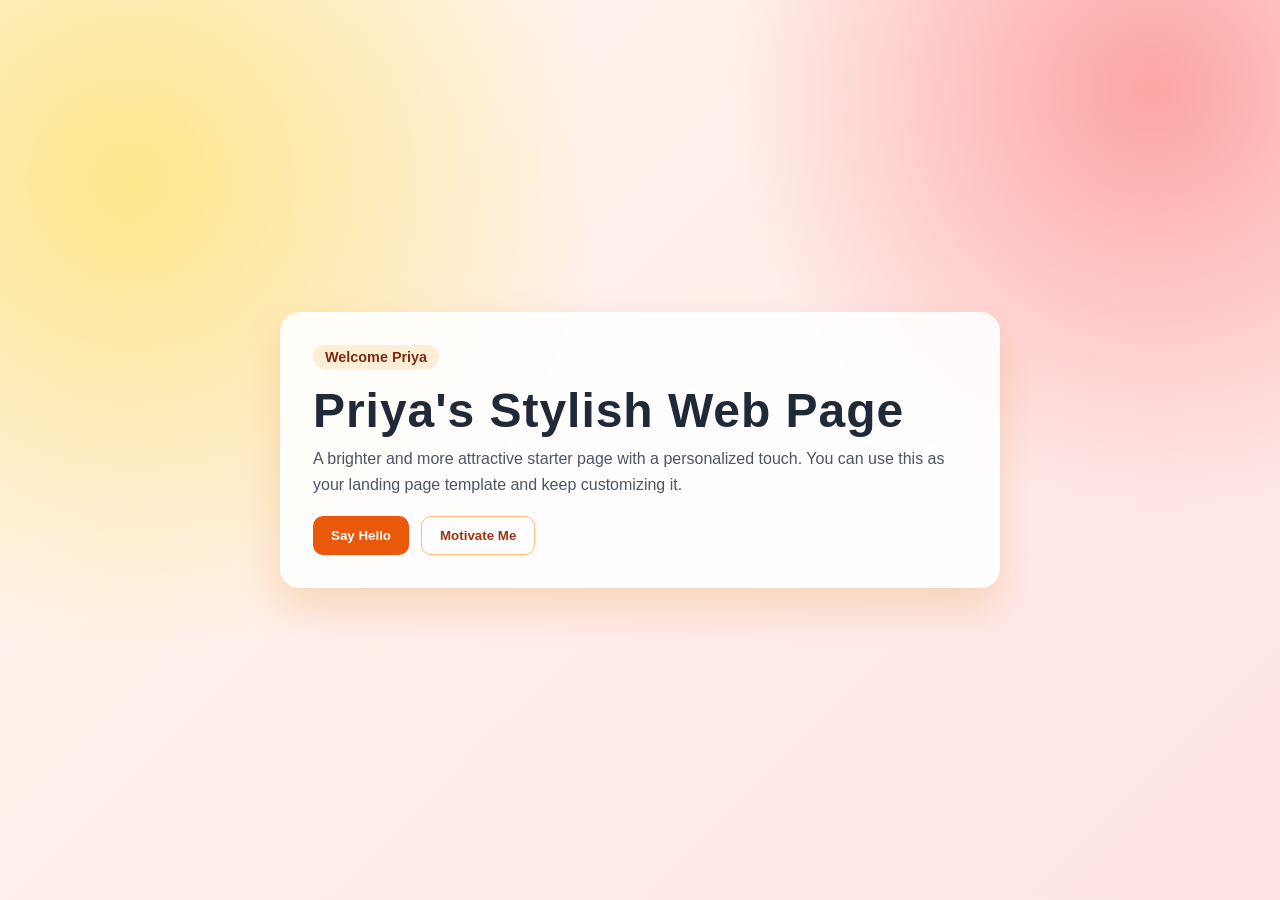
<file: Docker/index.html>
<!DOCTYPE html>
<html lang="en">
<head>
	<meta charset="UTF-8" />
	<meta name="viewport" content="width=device-width, initial-scale=1.0" />
	<title>Priya's Landing Page</title>
	<style>
		:root {
			--bg-1: #fff7ed;
			--bg-2: #fde68a;
			--bg-3: #fca5a5;
			--card: rgba(255, 255, 255, 0.88);
			--text: #1f2937;
			--muted: #4b5563;
			--accent: #ea580c;
			--accent-2: #dc2626;
		}

		* {
			box-sizing: border-box;
		}

		body {
			margin: 0;
			min-height: 100vh;
			display: flex;
			align-items: center;
			justify-content: center;
			padding: 24px;
			font-family: "Trebuchet MS", "Segoe UI", Tahoma, sans-serif;
			color: var(--text);
			background: radial-gradient(circle at 10% 20%, var(--bg-2), transparent 35%),
				radial-gradient(circle at 90% 10%, var(--bg-3), transparent 30%),
				linear-gradient(135deg, var(--bg-1), #ffe4e6);
		}

		.panel {
			width: min(720px, 100%);
			background: var(--card);
			border: 1px solid rgba(255, 255, 255, 0.6);
			backdrop-filter: blur(6px);
			border-radius: 20px;
			padding: 32px;
			box-shadow: 0 20px 40px rgba(217, 119, 6, 0.2);
		}

		h1 {
			margin: 0 0 8px;
			font-size: clamp(2rem, 4vw, 3rem);
			letter-spacing: 0.02em;
		}

		p {
			margin: 0 0 18px;
			line-height: 1.6;
			color: var(--muted);
		}

		.name {
			display: inline-block;
			padding: 4px 12px;
			margin-bottom: 14px;
			border-radius: 999px;
			font-size: 0.9rem;
			font-weight: 700;
			color: #7c2d12;
			background: #ffedd5;
		}

		.actions {
			display: flex;
			gap: 12px;
			flex-wrap: wrap;
		}

		button {
			border: 0;
			border-radius: 10px;
			padding: 11px 18px;
			font-weight: 600;
			color: #fff;
			background: var(--accent);
			cursor: pointer;
			transition: transform 0.2s ease, box-shadow 0.2s ease, background 0.2s ease;
		}

		button:hover {
			transform: translateY(-2px);
			box-shadow: 0 10px 20px rgba(234, 88, 12, 0.28);
			background: var(--accent-2);
		}

		.outline {
			background: transparent;
			color: #9a3412;
			border: 1px solid #fdba74;
		}

		.outline:hover {
			background: #fff7ed;
			box-shadow: none;
		}

		@media (max-width: 640px) {
			.panel {
				padding: 24px;
				border-radius: 16px;
			}

			h1 {
				font-size: 1.8rem;
			}
		}
	</style>
</head>
<body>
	<main class="panel">
		<div class="name">Welcome Priya</div>
		<h1>Priya's Stylish Web Page</h1>
		<p>
			A brighter and more attractive starter page with a personalized touch.
			You can use this as your landing page template and keep customizing it.
		</p>
		<div class="actions">
			<button onclick="alert('Hello Priya! Great to see your page live.')">Say Hello</button>
			<button class="outline" onclick="alert('Keep building, Priya!')">Motivate Me</button>
		</div>
	</main>
</body>
</html>
</file>
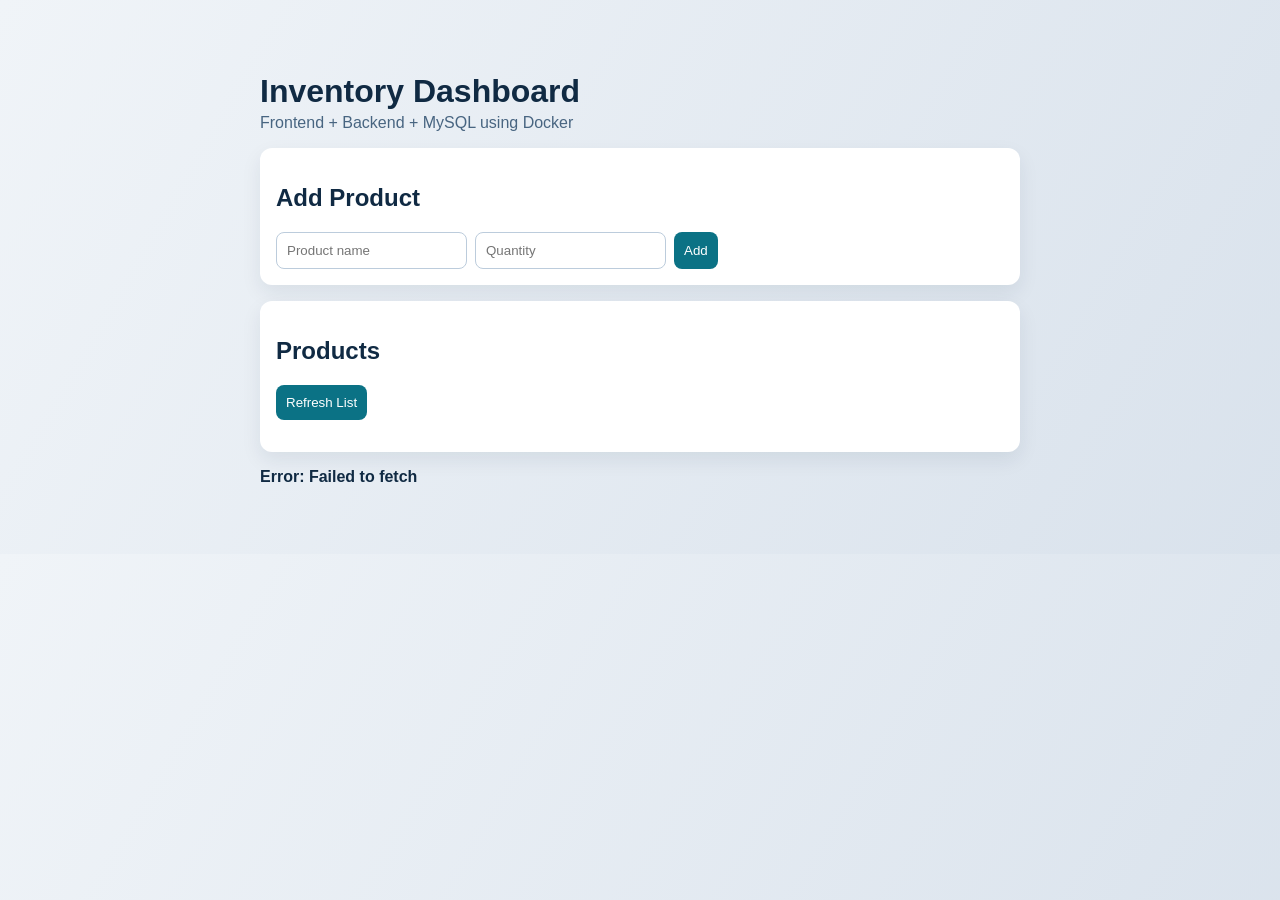
<file: assignment1/frontend/index.html>
<!DOCTYPE html>
<html lang="en">
  <head>
    <meta charset="UTF-8" />
    <meta name="viewport" content="width=device-width, initial-scale=1.0" />
    <title>Assignment 1 App</title>
    <link rel="stylesheet" href="styles.css" />
  </head>
  <body>
    <main class="container">
      <h1>Inventory Dashboard</h1>
      <p class="subtitle">Frontend + Backend + MySQL using Docker</p>

      <section class="panel">
        <h2>Add Product</h2>
        <form id="product-form">
          <input id="name" type="text" placeholder="Product name" required />
          <input id="quantity" type="number" min="0" placeholder="Quantity" required />
          <button type="submit">Add</button>
        </form>
      </section>

      <section class="panel">
        <h2>Products</h2>
        <button id="refresh">Refresh List</button>
        <ul id="product-list"></ul>
      </section>

      <p id="status"></p>
    </main>

    <script src="app.js"></script>
  </body>
</html>
</file>
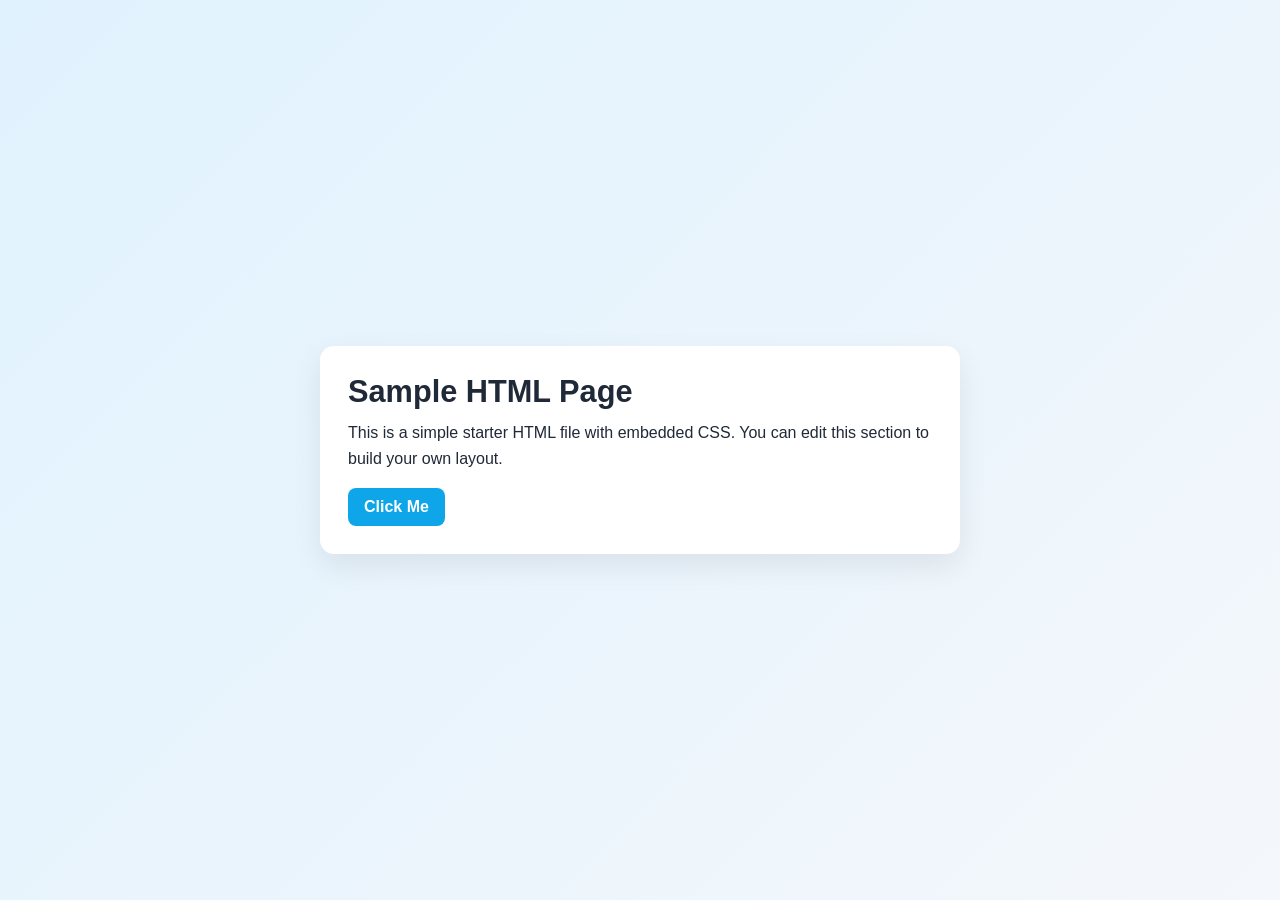
<file: sample.html>
<!DOCTYPE html>
<html lang="en">
<head>
  <meta charset="UTF-8" />
  <meta name="viewport" content="width=device-width, initial-scale=1.0" />
  <title>Sample Page</title>
  <style>
    :root {
      --bg: #f4f7fb;
      --card: #ffffff;
      --text: #1f2937;
      --accent: #0ea5e9;
    }

    * {
      box-sizing: border-box;
    }

    body {
      margin: 0;
      font-family: "Segoe UI", Tahoma, Geneva, Verdana, sans-serif;
      background: linear-gradient(135deg, #e0f2fe, var(--bg));
      color: var(--text);
      min-height: 100vh;
      display: grid;
      place-items: center;
      padding: 24px;
    }

    .card {
      width: min(640px, 100%);
      background: var(--card);
      border-radius: 14px;
      padding: 28px;
      box-shadow: 0 12px 30px rgba(0, 0, 0, 0.08);
    }

    h1 {
      margin-top: 0;
      margin-bottom: 10px;
      font-size: clamp(1.6rem, 2.4vw, 2.2rem);
    }

    p {
      margin: 0 0 16px;
      line-height: 1.6;
    }

    .btn {
      display: inline-block;
      padding: 10px 16px;
      border-radius: 8px;
      background: var(--accent);
      color: #fff;
      text-decoration: none;
      font-weight: 600;
      transition: transform 0.15s ease, box-shadow 0.15s ease;
    }

    .btn:hover {
      transform: translateY(-1px);
      box-shadow: 0 8px 16px rgba(14, 165, 233, 0.3);
    }
  </style>
</head>
<body>
  <main class="card">
    <h1>Sample HTML Page</h1>
    <p>
      This is a simple starter HTML file with embedded CSS. You can edit this
      section to build your own layout.
    </p>
    <a class="btn" href="#" onclick="alert('Hello from sample.html!')">Click Me</a>
  </main>
</body>
</html>
</file>
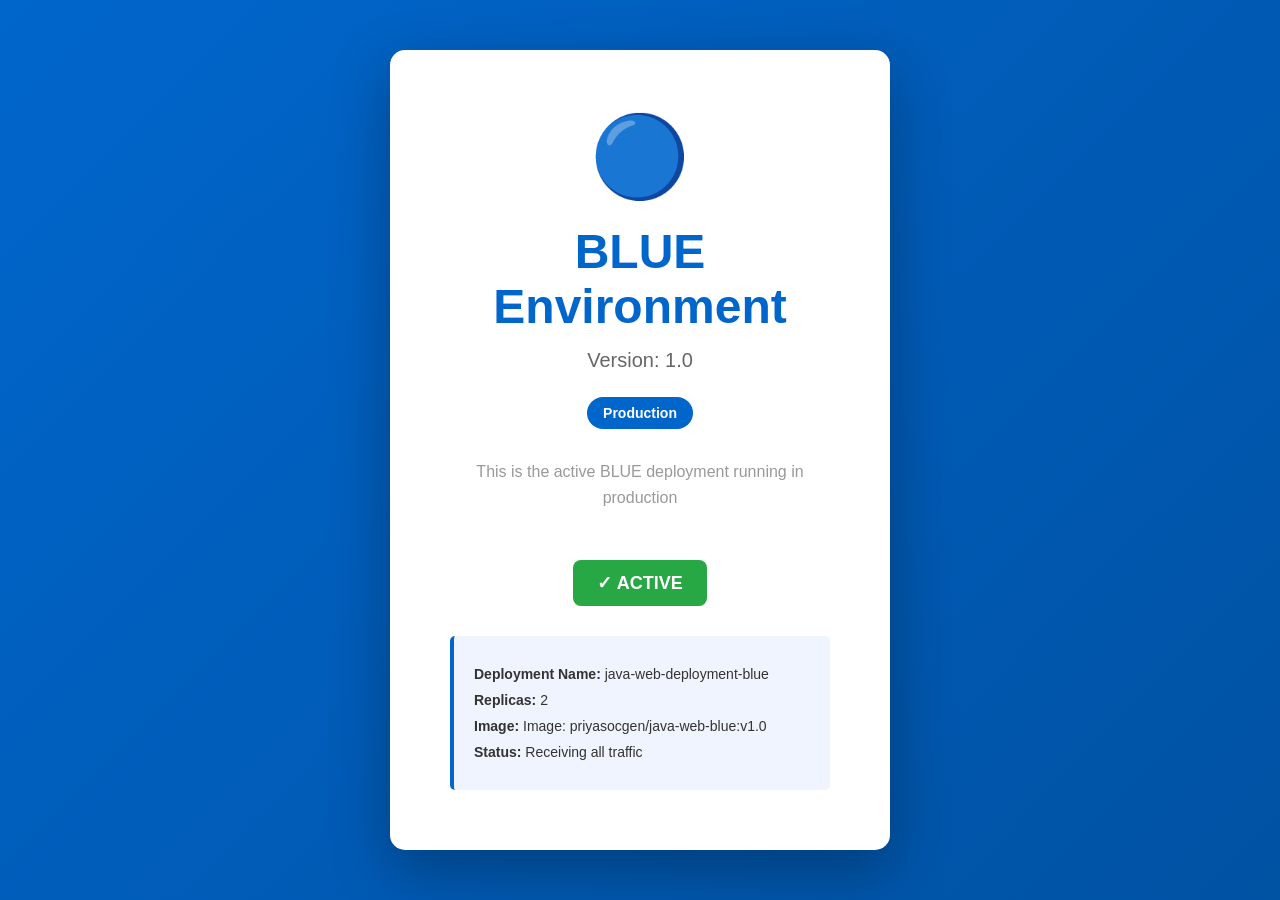
<file: javadocker/index-blue.html>
<!DOCTYPE html>
<html>
<head>
    <title>Java Web App - BLUE Environment</title>
    <style>
        * {
            margin: 0;
            padding: 0;
            box-sizing: border-box;
        }
        body {
            background: linear-gradient(135deg, #0066cc 0%, #0052a3 100%);
            min-height: 100vh;
            font-family: 'Segoe UI', Tahoma, Geneva, Verdana, sans-serif;
            display: flex;
            justify-content: center;
            align-items: center;
        }
        .container {
            text-align: center;
            animation: fadeIn 0.5s ease-in;
        }
        .card {
            background: white;
            border-radius: 15px;
            padding: 60px;
            box-shadow: 0 20px 60px rgba(0, 0, 0, 0.3);
            max-width: 500px;
            animation: slideUp 0.6s ease-out;
        }
        .emoji {
            font-size: 80px;
            margin-bottom: 20px;
        }
        h1 {
            color: #0066cc;
            font-size: 48px;
            margin-bottom: 15px;
            font-weight: 700;
        }
        .version {
            color: #666;
            font-size: 20px;
            margin: 15px 0;
            font-weight: 500;
        }
        .description {
            color: #999;
            font-size: 16px;
            line-height: 1.6;
            margin: 20px 0;
        }
        .status {
            color: white;
            background: #28a745;
            padding: 12px 24px;
            border-radius: 8px;
            font-weight: bold;
            display: inline-block;
            margin-top: 30px;
            font-size: 18px;
        }
        .badge {
            display: inline-block;
            background: #0066cc;
            color: white;
            padding: 8px 16px;
            border-radius: 20px;
            font-size: 14px;
            margin: 10px 5px;
            font-weight: 600;
        }
        @keyframes fadeIn {
            from { opacity: 0; }
            to { opacity: 1; }
        }
        @keyframes slideUp {
            from {
                opacity: 0;
                transform: translateY(30px);
            }
            to {
                opacity: 1;
                transform: translateY(0);
            }
        }
        .info {
            background: #f0f4ff;
            padding: 20px;
            border-left: 4px solid #0066cc;
            border-radius: 5px;
            margin-top: 30px;
            text-align: left;
            color: #333;
        }
        .info p {
            margin: 10px 0;
            font-size: 14px;
        }
    </style>
</head>
<body>
    <div class="container">
        <div class="card">
            <div class="emoji">🔵</div>
            <h1>BLUE Environment</h1>
            <div class="version">Version: 1.0</div>
            <div class="badge">Production</div>
            <p class="description">This is the active BLUE deployment running in production</p>
            <div class="status">✓ ACTIVE</div>
            
            <div class="info">
                <p><strong>Deployment Name:</strong> java-web-deployment-blue</p>
                <p><strong>Replicas:</strong> 2</p>
                <p><strong>Image:</strong> Image: priyasocgen/java-web-blue:v1.0</p>
                <p><strong>Status:</strong> Receiving all traffic</p>
            </div>
        </div>
    </div>
</body>
</html>
</file>
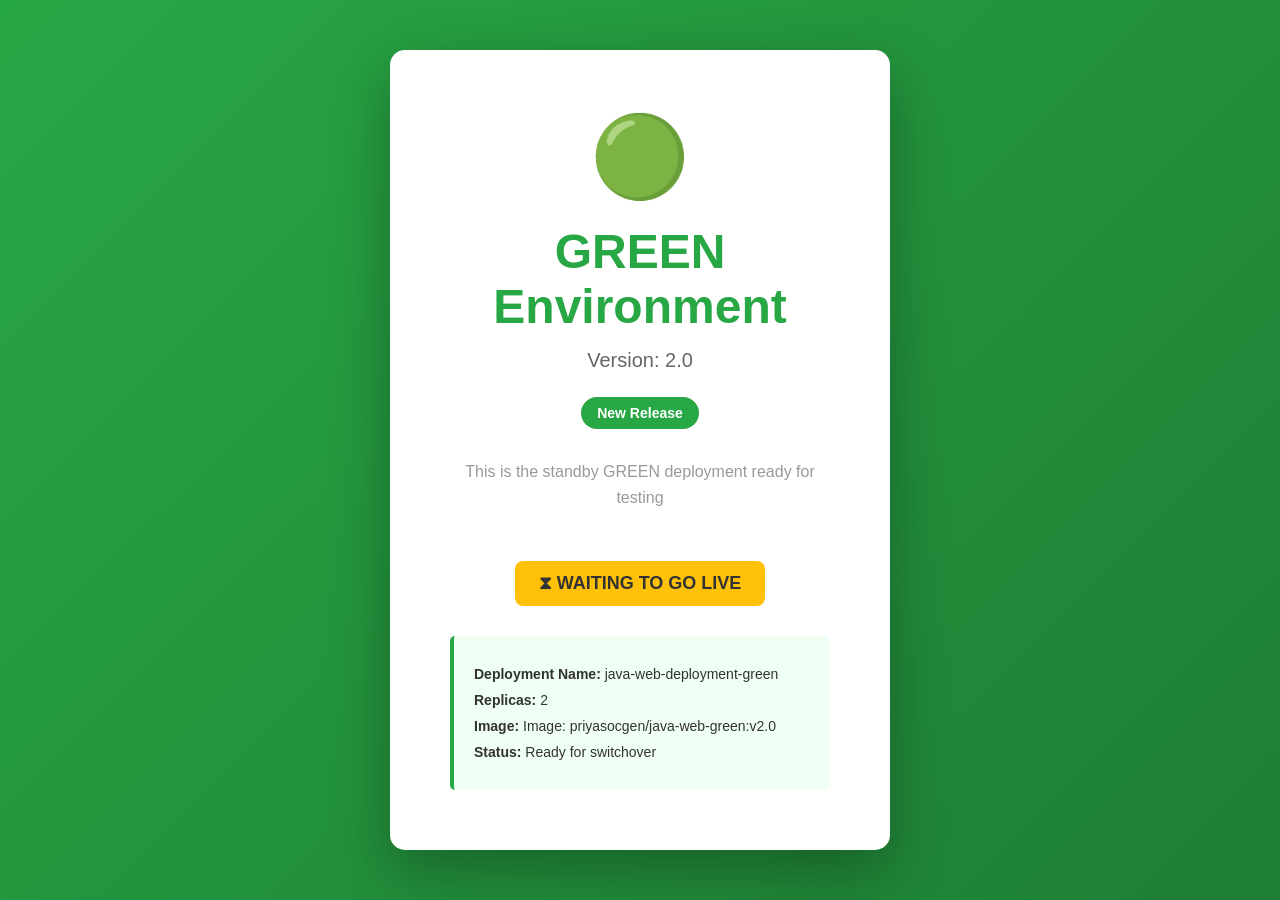
<file: javadocker/index-green.html>
<!DOCTYPE html>
<html>
<head>
    <title>Java Web App - GREEN Environment</title>
    <style>
        * {
            margin: 0;
            padding: 0;
            box-sizing: border-box;
        }
        body {
            background: linear-gradient(135deg, #28a745 0%, #1e7e34 100%);
            min-height: 100vh;
            font-family: 'Segoe UI', Tahoma, Geneva, Verdana, sans-serif;
            display: flex;
            justify-content: center;
            align-items: center;
        }
        .container {
            text-align: center;
            animation: fadeIn 0.5s ease-in;
        }
        .card {
            background: white;
            border-radius: 15px;
            padding: 60px;
            box-shadow: 0 20px 60px rgba(0, 0, 0, 0.3);
            max-width: 500px;
            animation: slideUp 0.6s ease-out;
        }
        .emoji {
            font-size: 80px;
            margin-bottom: 20px;
        }
        h1 {
            color: #28a745;
            font-size: 48px;
            margin-bottom: 15px;
            font-weight: 700;
        }
        .version {
            color: #666;
            font-size: 20px;
            margin: 15px 0;
            font-weight: 500;
        }
        .description {
            color: #999;
            font-size: 16px;
            line-height: 1.6;
            margin: 20px 0;
        }
        .status {
            color: white;
            background: #ffc107;
            padding: 12px 24px;
            border-radius: 8px;
            font-weight: bold;
            display: inline-block;
            margin-top: 30px;
            font-size: 18px;
            color: #333;
        }
        .badge {
            display: inline-block;
            background: #28a745;
            color: white;
            padding: 8px 16px;
            border-radius: 20px;
            font-size: 14px;
            margin: 10px 5px;
            font-weight: 600;
        }
        @keyframes fadeIn {
            from { opacity: 0; }
            to { opacity: 1; }
        }
        @keyframes slideUp {
            from {
                opacity: 0;
                transform: translateY(30px);
            }
            to {
                opacity: 1;
                transform: translateY(0);
            }
        }
        .info {
            background: #f0fff4;
            padding: 20px;
            border-left: 4px solid #28a745;
            border-radius: 5px;
            margin-top: 30px;
            text-align: left;
            color: #333;
        }
        .info p {
            margin: 10px 0;
            font-size: 14px;
        }
    </style>
</head>
<body>
    <div class="container">
        <div class="card">
            <div class="emoji">🟢</div>
            <h1>GREEN Environment</h1>
            <div class="version">Version: 2.0</div>
            <div class="badge">New Release</div>
            <p class="description">This is the standby GREEN deployment ready for testing</p>
            <div class="status">⧗ WAITING TO GO LIVE</div>
            
            <div class="info">
                <p><strong>Deployment Name:</strong> java-web-deployment-green</p>
                <p><strong>Replicas:</strong> 2</p>
                <p><strong>Image:</strong> Image: priyasocgen/java-web-green:v2.0</p>
                <p><strong>Status:</strong> Ready for switchover</p>
            </div>
        </div>
    </div>
</body>
</html>
</file>
<file: assignment1/frontend/styles.css>
body {
  margin: 0;
  font-family: "Segoe UI", Tahoma, Geneva, Verdana, sans-serif;
  background: linear-gradient(120deg, #f0f4f8, #d9e2ec);
  color: #102a43;
}

.container {
  max-width: 760px;
  margin: 32px auto;
  padding: 20px;
}

h1 {
  margin-bottom: 4px;
}

.subtitle {
  margin-top: 0;
  color: #486581;
}

.panel {
  background: #ffffff;
  border-radius: 12px;
  padding: 16px;
  margin-bottom: 16px;
  box-shadow: 0 8px 20px rgba(16, 42, 67, 0.08);
}

form {
  display: flex;
  gap: 8px;
  flex-wrap: wrap;
}

input,
button {
  padding: 10px;
  border-radius: 8px;
  border: 1px solid #bcccdc;
}

button {
  cursor: pointer;
  background: #0b7285;
  color: #ffffff;
  border: none;
}

button:hover {
  background: #0f8ba0;
}

#product-list {
  list-style: none;
  padding-left: 0;
}

#product-list li {
  border-bottom: 1px solid #d9e2ec;
  padding: 8px 0;
}

#status {
  font-weight: 600;
}
</file>
